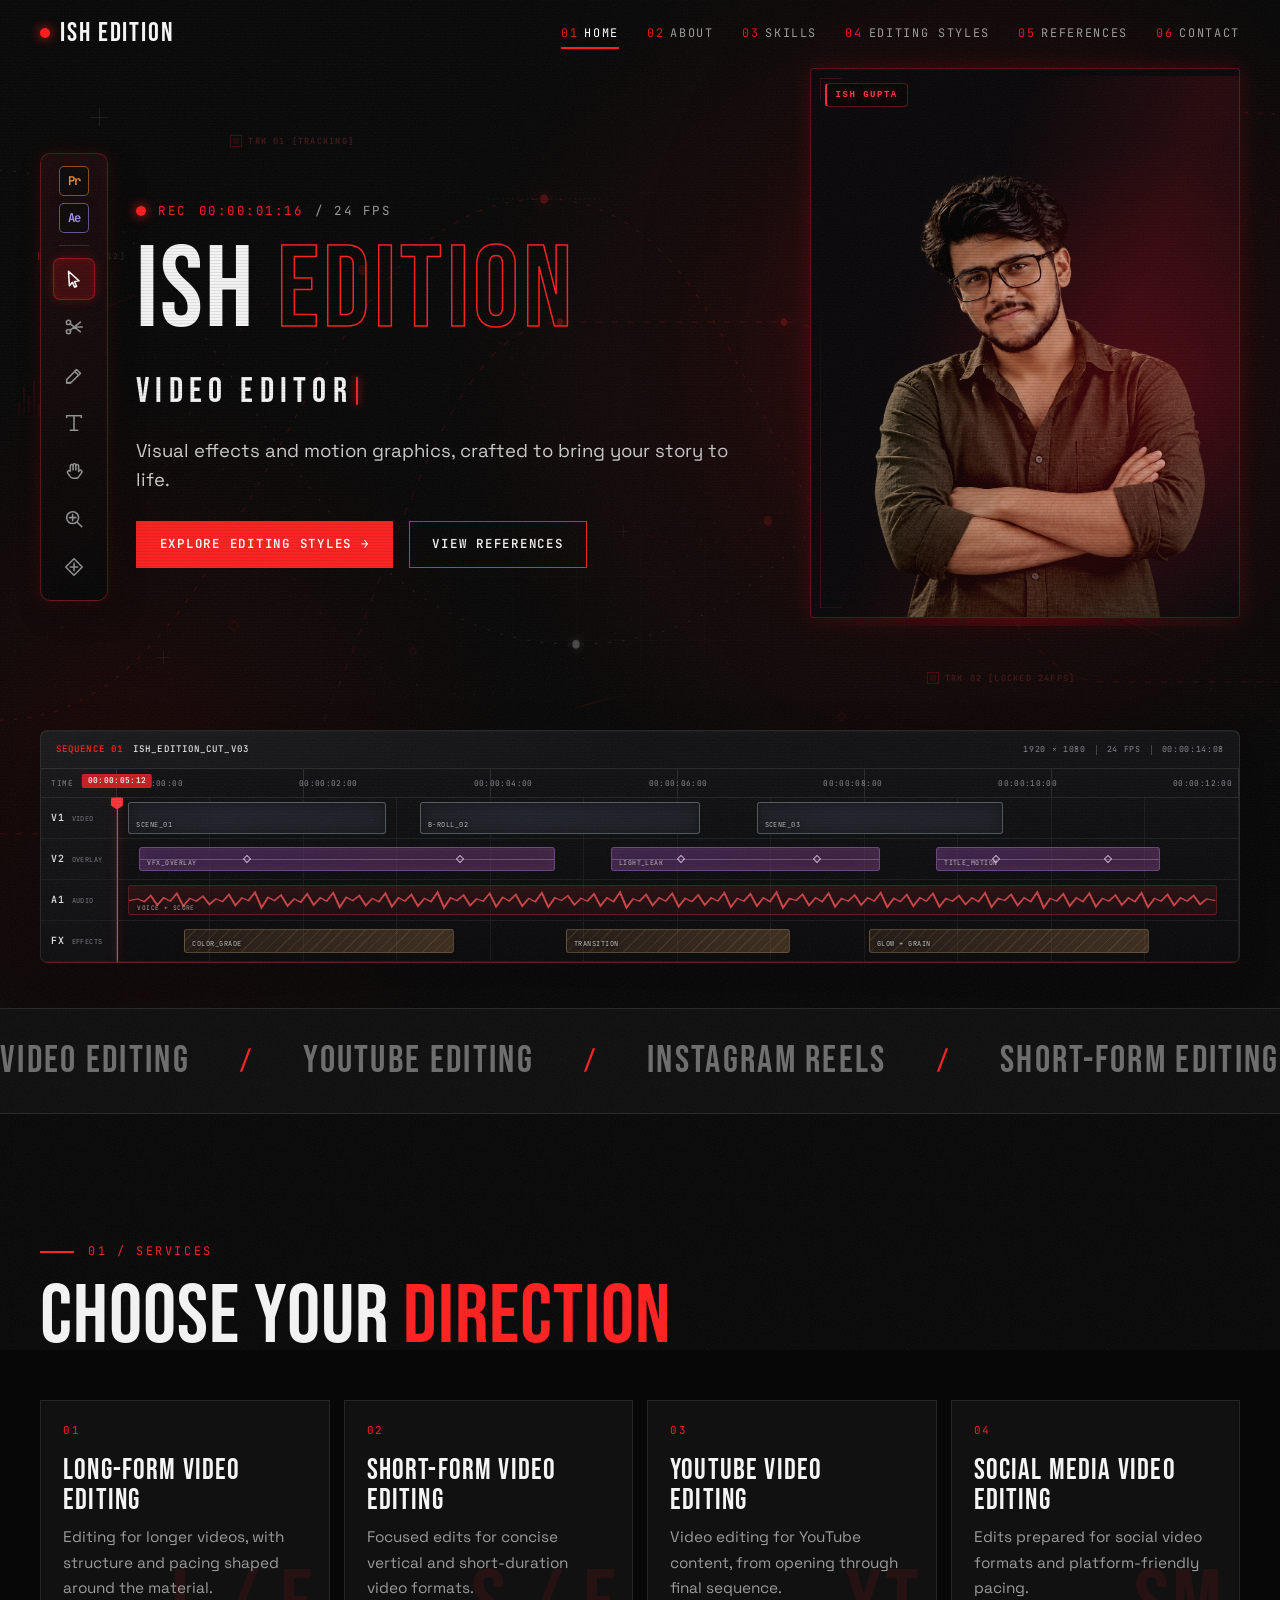
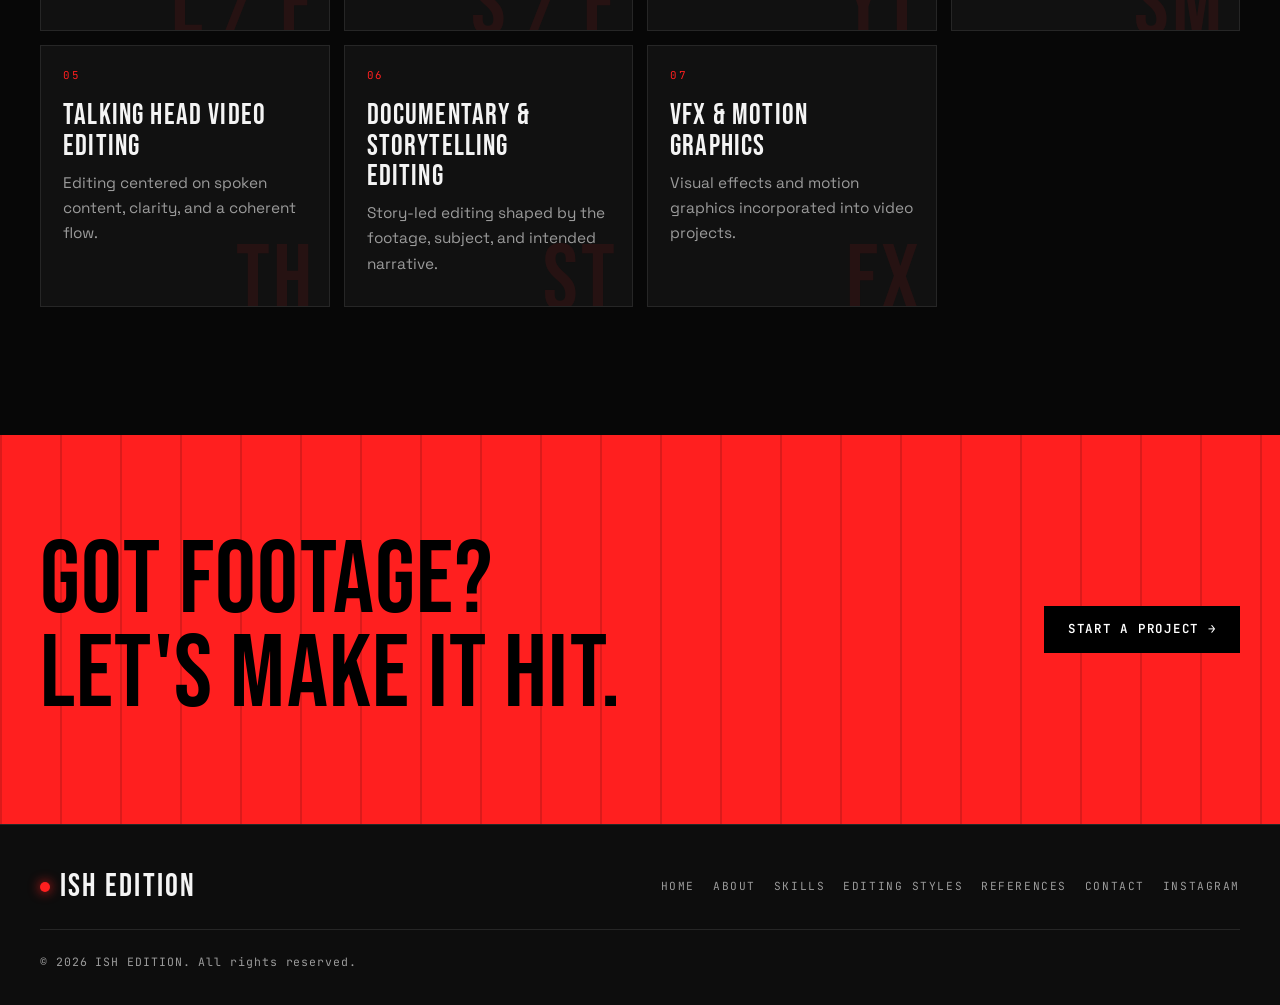
<file: index.html>
<!doctype html>
<html lang="en">
<head>
<meta charset="utf-8">
<meta name="viewport" content="width=device-width,initial-scale=1">
<title>ISH EDITION | Video Editor &amp; VFX Artist</title>
<meta name="description" content="ISH EDITION — Video Editor and VFX Artist. Explore editing styles, VFX, and related creative services.">
<meta name="theme-color" content="#070707">
<meta property="og:title" content="ISH EDITION | Video Editor &amp; VFX Artist">
<meta property="og:description" content="Explore video editing styles, VFX, and related creative services from ISH EDITION.">
<meta property="og:type" content="website">
<link rel="icon" href="data:image/svg+xml,%3Csvg xmlns='http://www.w3.org/2000/svg' viewBox='0 0 32 32'%3E%3Crect width='32' height='32' fill='%23070707'/%3E%3Ccircle cx='16' cy='16' r='8' fill='%23ff1f1f'/%3E%3C/svg%3E">
<link rel="preconnect" href="https://fonts.googleapis.com">
<link rel="preconnect" href="https://fonts.gstatic.com" crossorigin>
<link href="https://fonts.googleapis.com/css2?family=Bebas+Neue&family=JetBrains+Mono:wght@400;600&family=Space+Grotesk:wght@400;500;700&display=swap" rel="stylesheet">
<link rel="stylesheet" href="css/style.css">
</head>
<body data-page="home">
<a class="skip" href="#main">Skip to content</a>
<div id="site-header"></div>
<main id="main">

<section class="hero" id="top">
  <div class="wrap hero-wrap">
    <div class="hero-main-layout">
      <!-- Left Column: Vertical Toolbar + Hero Content -->
      <div class="hero-left-col">
        <!-- Vertical Toolbar positioned on the left side of the title -->
        <aside class="hero-toolbar" role="toolbar" aria-label="Editing tools">
          <div class="toolbar-apps">
            <span class="toolbar-app app-badge app-pr" aria-label="Premiere-inspired tools">Pr</span>
            <span class="toolbar-app app-badge app-ae" aria-label="After Effects-inspired tools">Ae</span>
          </div>
          <span class="toolbar-divider" aria-hidden="true"></span>
          <div class="toolbar-tools">
            <button class="tool-button selected" type="button" aria-label="Selection tool" aria-pressed="true" title="Selection tool">
              <svg viewBox="0 0 24 24" aria-hidden="true"><path d="M6 3.5 17.5 14l-5 .7 2.4 5.3-2.2 1-2.4-5.3-3.3 3.6Z"/></svg>
            </button>
            <button class="tool-button" type="button" aria-label="Razor cut tool" aria-pressed="false" title="Razor / cut">
              <svg viewBox="0 0 24 24" aria-hidden="true"><circle cx="6" cy="7" r="2.3"/><circle cx="6" cy="17" r="2.3"/><path d="m8 8.5 11 8.8M8 15.5 19 6.7M13 12h8"/></svg>
            </button>
            <button class="tool-button" type="button" aria-label="Pen tool" aria-pressed="false" title="Pen tool">
              <svg viewBox="0 0 24 24" aria-hidden="true"><path d="m4 17 10.8-11 4.2 4.2L8 21H4Z"/><path d="m12.8 8.1 3.1 3.1M4 21l4-1"/></svg>
            </button>
            <button class="tool-button" type="button" aria-label="Text tool" aria-pressed="false" title="Text tool">
              <svg viewBox="0 0 24 24" aria-hidden="true"><path d="M4 6V4h16v2M12 4v16M8 20h8"/></svg>
            </button>
            <button class="tool-button" type="button" aria-label="Hand tool" aria-pressed="false" title="Hand tool">
              <svg viewBox="0 0 24 24" aria-hidden="true"><path d="M8 12V6.5a1.5 1.5 0 0 1 3 0V11 5.5a1.5 1.5 0 0 1 3 0V11 6.5a1.5 1.5 0 0 1 3 0v6l1-1a1.7 1.7 0 0 1 2.5 2.2l-3.7 5A4 4 0 0 1 14.6 20h-3.2a4 4 0 0 1-3.2-1.6l-3-4a1.7 1.7 0 0 1 2.6-2.2Z"/></svg>
            </button>
            <button class="tool-button" type="button" aria-label="Zoom tool" aria-pressed="false" title="Zoom tool">
              <svg viewBox="0 0 24 24" aria-hidden="true"><circle cx="10.5" cy="10.5" r="6.5"/><path d="m15.5 15.5 5 5M10.5 7v7M7 10.5h7"/></svg>
            </button>
            <button class="tool-button" type="button" aria-label="Keyframe tool" aria-pressed="false" title="Keyframe tool">
              <svg viewBox="0 0 24 24" aria-hidden="true"><path d="m12 3 9 9-9 9-9-9Z"/><path d="M8 12h8M12 8v8"/></svg>
            </button>
          </div>
        </aside>

        <!-- Main Title & Copy -->
        <div class="hero-copy">
          <p class="rec reveal"><i class="rec-dot"></i> REC <span data-timecode>00:00:00:00</span> <em>/ 24 FPS</em></p>
          <h1 class="hero-title reveal" style="--d:80ms" aria-label="ISH EDITION">
            <span class="glitch" data-text="ISH">ISH</span>
            <span class="outline">EDITION</span>
          </h1>
          <div class="hero-role reveal" style="--d:160ms" aria-label="Video Editor and VFX Artist">
            <span class="role-type-slot"><span id="role-typewriter" aria-live="polite"></span><span class="tw-cursor" aria-hidden="true"></span></span>
          </div>
          <p class="hero-lede reveal" style="--d:240ms">Visual effects and motion graphics, crafted to bring your story to life.</p>
          <div class="hero-cta reveal" style="--d:320ms">
            <a class="btn btn-primary" href="work.html">Explore editing styles <span class="arr">&rarr;</span></a>
            <a class="btn btn-ghost" href="references.html">View references</a>
          </div>
        </div>
      </div>

      <div class="hero-photo-stage">
        <div class="photo-ambient-glow"></div>
        <div class="photo-frame-target" id="hero-photo-container">
          <img class="hero-portrait" src="assets/img/hero-fp-cutout.png" alt="Portrait of the Video Editor and VFX Artist behind ISH EDITION" decoding="async">
        </div>
      </div>
    </div>

    <!-- Editing timeline -->
    <div class="edit-timeline" aria-hidden="true">
      <div class="edit-timeline-head">
        <div class="timeline-sequence"><span>SEQUENCE 01</span><b>ISH_EDITION_CUT_V03</b></div>
        <div class="timeline-format"><span>1920 × 1080</span><i></i><span>24 FPS</span><i></i><span>00:00:14:08</span></div>
      </div>
      <div class="timeline-scroll">
        <div class="timeline-board">
          <div class="timeline-ruler">
            <div class="timeline-label timeline-ruler-label">TIME</div>
            <div class="timeline-ruler-track">
              <span>00:00:00:00</span><span>00:00:02:00</span><span>00:00:04:00</span><span>00:00:06:00</span><span>00:00:08:00</span><span>00:00:10:00</span><span>00:00:12:00</span>
            </div>
          </div>
          <div class="timeline-lane timeline-video-lane">
            <div class="timeline-label"><b>V1</b><span>VIDEO</span></div>
            <div class="timeline-track">
              <div class="timeline-clip video-clip video-clip-a"><video src="assets/videos/preview/documentry/d1-preview.mp4" muted autoplay loop playsinline></video><span>SCENE_01</span></div>
              <div class="timeline-clip video-clip video-clip-b"><video src="assets/videos/preview/vlog/v1-preview.mp4" muted autoplay loop playsinline></video><span>B-ROLL_02</span></div>
              <div class="timeline-clip video-clip video-clip-c"><video src="assets/videos/preview/challenge/chl1-preview.mp4" muted autoplay loop playsinline></video><span>SCENE_03</span></div>
            </div>
          </div>
          <div class="timeline-lane">
            <div class="timeline-label"><b>V2</b><span>OVERLAY</span></div>
            <div class="timeline-track">
              <div class="timeline-clip overlay-clip overlay-clip-a"><i></i><span>VFX_OVERLAY</span></div>
              <div class="timeline-clip overlay-clip overlay-clip-b"><i></i><span>LIGHT_LEAK</span></div>
              <div class="timeline-clip overlay-clip overlay-clip-c"><i></i><span>TITLE_MOTION</span></div>
            </div>
          </div>
          <div class="timeline-lane">
            <div class="timeline-label"><b>A1</b><span>AUDIO</span></div>
            <div class="timeline-track">
              <div class="timeline-clip audio-clip"><svg viewBox="0 0 1000 40" preserveAspectRatio="none"><path d="M0 21 L8 18 14 23 20 12 26 29 32 16 38 22 44 8 50 31 56 17 62 22 68 13 74 28 80 18 86 23 92 10 98 30 104 16 110 21 116 6 122 34 128 15 134 21 140 11 146 31 152 18 158 24 164 9 170 29 176 16 182 22 188 7 194 33 200 15 206 21 212 12 218 30 224 17 230 23 236 8 242 32 248 16 254 22 260 10 266 31 272 17 278 23 284 6 290 34 296 16 302 21 308 11 314 30 320 18 326 22 332 8 338 32 344 15 350 22 356 10 362 31 368 17 374 23 380 7 386 33 392 16 398 21 404 12 410 29 416 17 422 22 428 9 434 31 440 16 446 23 452 6 458 34 464 18 470 22 476 10 482 30 488 16 494 22 500 8 506 32 512 17 518 23 524 11 530 29 536 16 542 22 548 7 554 33 560 17 566 22 572 9 578 31 584 16 590 23 596 6 602 34 608 17 614 21 620 10 626 30 632 16 638 23 644 8 650 32 656 17 662 22 668 11 674 29 680 16 686 22 692 7 698 33 704 17 710 23 716 10 722 31 728 16 734 22 740 8 746 32 752 17 758 22 764 12 770 28 776 16 782 23 788 7 794 33 800 17 806 21 812 10 818 30 824 16 830 23 836 6 842 34 848 17 854 22 860 9 866 31 872 16 878 23 884 8 890 32 896 17 902 22 908 11 914 29 920 16 926 23 932 7 938 33 944 17 950 22 956 10 962 30 968 16 974 22 980 12 986 28 992 18 1000 21" fill="none" stroke="currentColor" stroke-width="2"/></svg><span>VOICE + SCORE</span></div>
            </div>
          </div>
          <div class="timeline-lane">
            <div class="timeline-label"><b>FX</b><span>EFFECTS</span></div>
            <div class="timeline-track">
              <div class="timeline-clip fx-clip fx-clip-a"><span>COLOR_GRADE</span><i></i></div>
              <div class="timeline-clip fx-clip fx-clip-b"><span>TRANSITION</span><i></i></div>
              <div class="timeline-clip fx-clip fx-clip-c"><span>GLOW + GRAIN</span><i></i></div>
            </div>
          </div>
          <div class="timeline-playhead"><span>00:00:05:12</span></div>
        </div>
      </div>
    </div>
  </div>
</section>

<div class="marquee" aria-label="Video editing and VFX services">
  <div class="marquee-track">
    <span>Video Editing</span><span>YouTube Editing</span><span>Instagram Reels</span><span>Short-form Editing</span><span>Long-form Editing</span><span>Talking Head Videos</span><span>Documentary Editing</span><span>Vlogs</span><span>Visual Effects</span><span>Motion Graphics</span>
  </div>
</div>

<section class="section">
  <div class="wrap">
    <div class="section-head">
      <div>
        <p class="eyebrow reveal">01 / Services</p>
        <h2 class="h-display h2 reveal">Choose your <span class="red">direction</span></h2>
      </div>
    </div>
    <div class="panels home-services">
      <article class="panel home-service reveal"><span class="num">01</span><h3>Long-form Video Editing</h3><p>Editing for longer videos, with structure and pacing shaped around the material.</p><span class="service-mark" aria-hidden="true">L / F</span></article>
      <article class="panel home-service reveal" style="--d:60ms"><span class="num">02</span><h3>Short-form Video Editing</h3><p>Focused edits for concise vertical and short-duration video formats.</p><span class="service-mark" aria-hidden="true">S / F</span></article>
      <article class="panel home-service reveal" style="--d:120ms"><span class="num">03</span><h3>YouTube Video Editing</h3><p>Video editing for YouTube content, from opening through final sequence.</p><span class="service-mark" aria-hidden="true">YT</span></article>
      <article class="panel home-service reveal" style="--d:180ms"><span class="num">04</span><h3>Social Media Video Editing</h3><p>Edits prepared for social video formats and platform-friendly pacing.</p><span class="service-mark" aria-hidden="true">SM</span></article>
      <article class="panel home-service reveal" style="--d:60ms"><span class="num">05</span><h3>Talking Head Video Editing</h3><p>Editing centered on spoken content, clarity, and a coherent flow.</p><span class="service-mark" aria-hidden="true">TH</span></article>
      <article class="panel home-service reveal" style="--d:120ms"><span class="num">06</span><h3>Documentary &amp; Storytelling Editing</h3><p>Story-led editing shaped by the footage, subject, and intended narrative.</p><span class="service-mark" aria-hidden="true">ST</span></article>
      <article class="panel home-service reveal" style="--d:180ms"><span class="num">07</span><h3>VFX &amp; Motion Graphics</h3><p>Visual effects and motion graphics incorporated into video projects.</p><span class="service-mark" aria-hidden="true">FX</span></article>
    </div>
  </div>
</section>


<section class="cta-band">
  <div class="wrap">
    <h2 class="h-display">Got footage?<br>Let's make it hit.</h2>
    <a class="btn btn-dark" href="contact.html">Start a project <span class="arr">&rarr;</span></a>
  </div>
</section>
</main>
<div id="site-footer"></div>
<script src="js/config.js"></script>
<script src="js/data.js"></script>
<script src="js/main.js"></script>
<script src="js/works.js"></script>
</body>
</html>
</file>
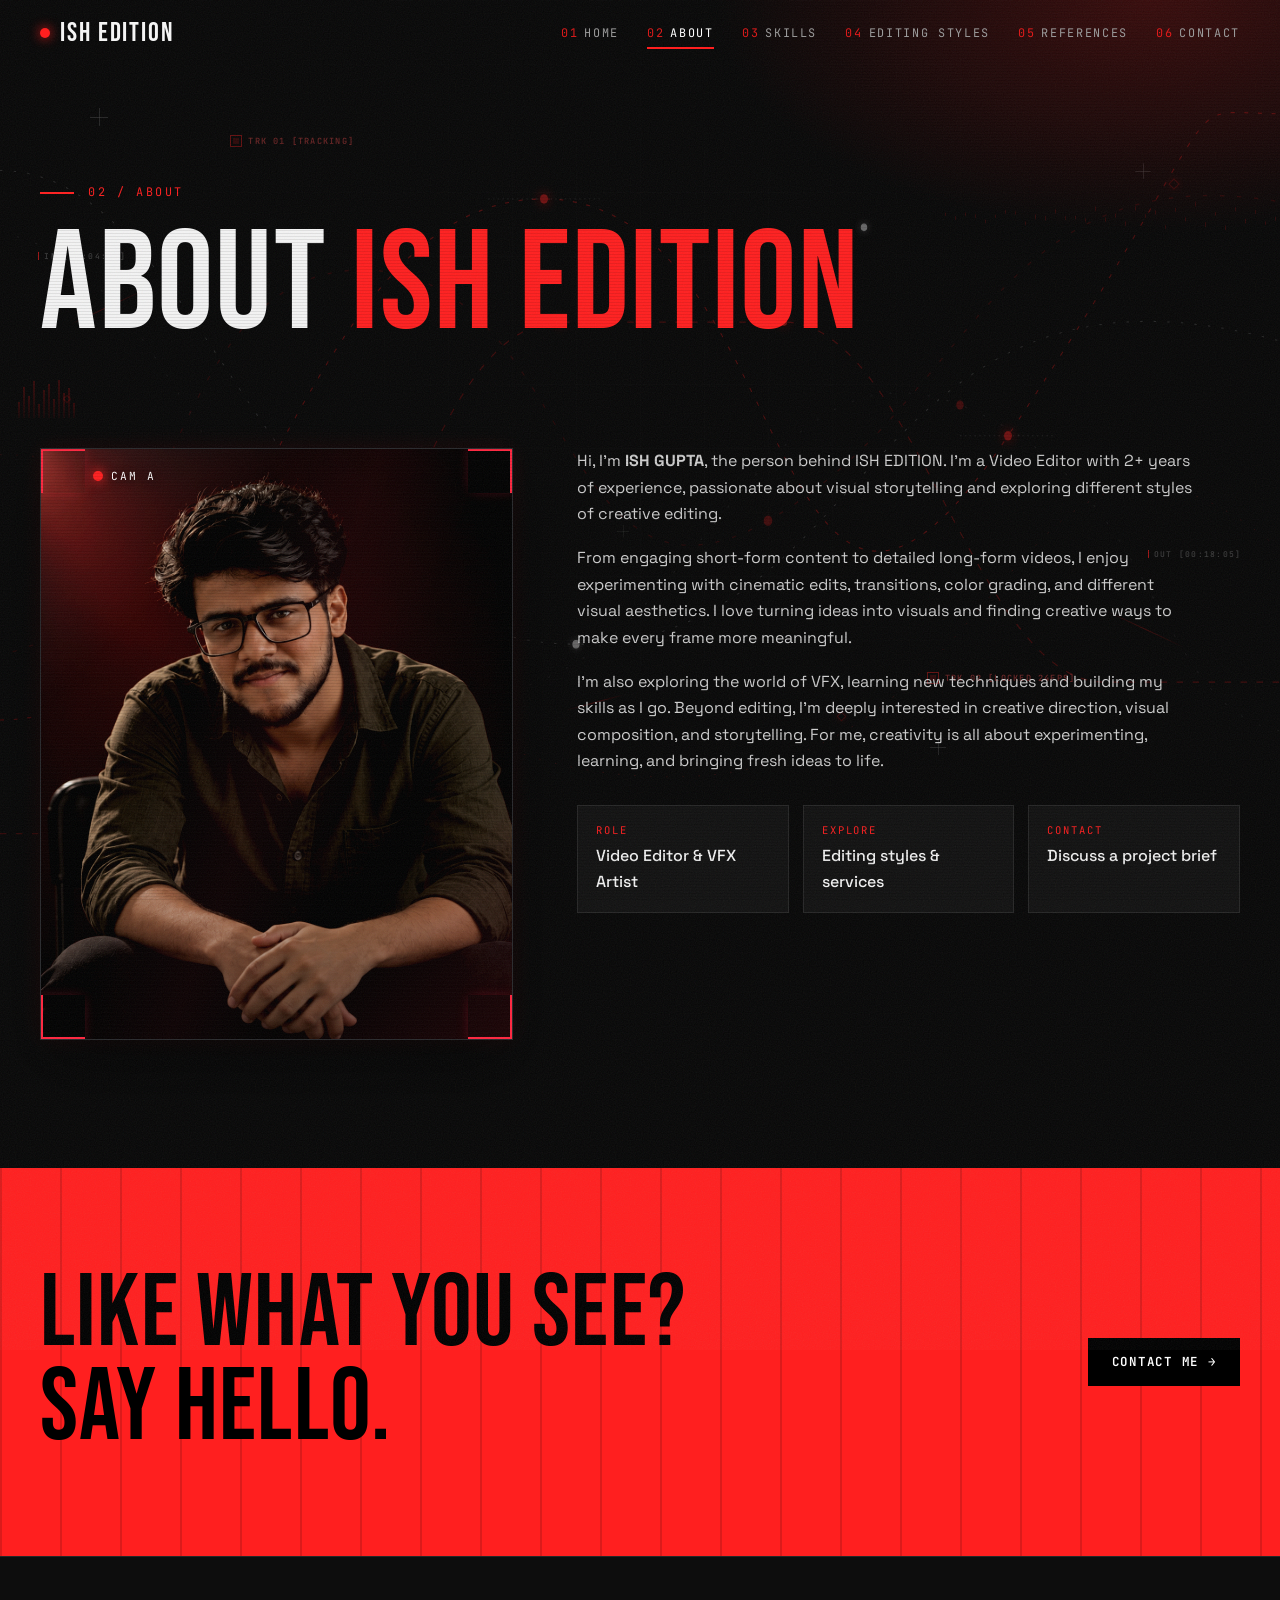
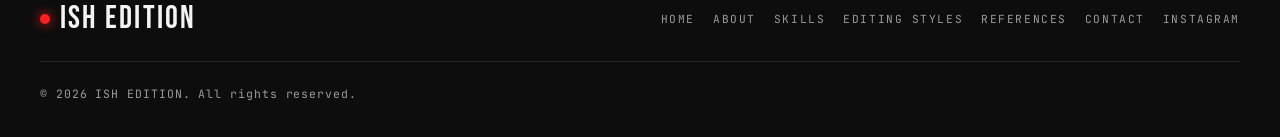
<file: about.html>
<!doctype html>
<html lang="en">
<head>
<meta charset="utf-8">
<meta name="viewport" content="width=device-width,initial-scale=1">
<title>About | ISH EDITION</title>
<meta name="description" content="About the Video Editor and VFX Artist behind ISH EDITION.">
<meta name="theme-color" content="#070707">
<meta property="og:title" content="About | ISH EDITION">
<meta property="og:description" content="About the Video Editor and VFX Artist behind ISH EDITION.">
<meta property="og:type" content="website">
<link rel="icon" href="data:image/svg+xml,%3Csvg xmlns='http://www.w3.org/2000/svg' viewBox='0 0 32 32'%3E%3Crect width='32' height='32' fill='%23070707'/%3E%3Ccircle cx='16' cy='16' r='8' fill='%23ff1f1f'/%3E%3C/svg%3E">
<link rel="preconnect" href="https://fonts.googleapis.com">
<link rel="preconnect" href="https://fonts.gstatic.com" crossorigin>
<link href="https://fonts.googleapis.com/css2?family=Bebas+Neue&family=JetBrains+Mono:wght@400;600&family=Space+Grotesk:wght@400;500;700&display=swap" rel="stylesheet">
<link rel="stylesheet" href="css/style.css">
</head>
<body data-page="about">
<a class="skip" href="#main">Skip to content</a>
<div id="site-header"></div>
<main id="main">

<section class="page-hero">
  <div class="wrap">
    <p class="eyebrow reveal">02 / About</p>
    <h1 class="h-display page-title reveal" style="--d:80ms">About <span class="red">ISH EDITION</span></h1>
    <!-- <p class="lede reveal" style="--d:160ms">Video Editor &amp; VFX Artist</p> -->
  </div>
</section>

<section class="section tight">
  <div class="wrap about-grid">
    <figure class="frame reveal" style="margin:0">
      <i class="corner c1"></i><i class="corner c2"></i><i class="corner c3"></i><i class="corner c4"></i>
      <span class="cam"><i class="rec-dot"></i> CAM A</span>
      <img src="assets/img/ish3.png" alt="Portrait of the Video Editor and VFX Artist behind ISH EDITION" loading="lazy">
    </figure>

    <div class="about-copy reveal" style="--d:100ms">
      <p> Hi, I'm <b>ISH GUPTA</b>, the person behind ISH EDITION. I'm a Video Editor with 2+ years of experience, passionate about visual storytelling and exploring different styles of creative editing.</p>
      <p>From engaging short-form content to detailed long-form videos, I enjoy experimenting with cinematic edits, transitions, color grading, and different visual aesthetics. I love turning ideas into visuals and finding creative ways to make every frame more meaningful.</p>
      <p>I'm also exploring the world of VFX, learning new techniques and building my skills as I go. Beyond editing, I'm deeply interested in creative direction, visual composition, and storytelling. For me, creativity is all about experimenting, learning, and bringing fresh ideas to life.</p>
      <div class="facts">
        <div class="fact"><small>Role</small><b>Video Editor &amp; VFX Artist</b></div>
        <div class="fact"><small>Explore</small><b>Editing styles &amp; services</b></div>
        <div class="fact"><small>Contact</small><b>Discuss a project brief</b></div>
      </div>
    </div>
  </div>
</section>

<section class="cta-band">
  <div class="wrap">
    <h2 class="h-display">Like what you see?<br>Say hello.</h2>
    <a class="btn btn-dark" href="contact.html">Contact me <span class="arr">&rarr;</span></a>
  </div>
</section>
</main>
<div id="site-footer"></div>
<script src="js/config.js"></script>
<script src="js/data.js"></script>
<script src="js/main.js"></script>
</body>
</html>
</file>
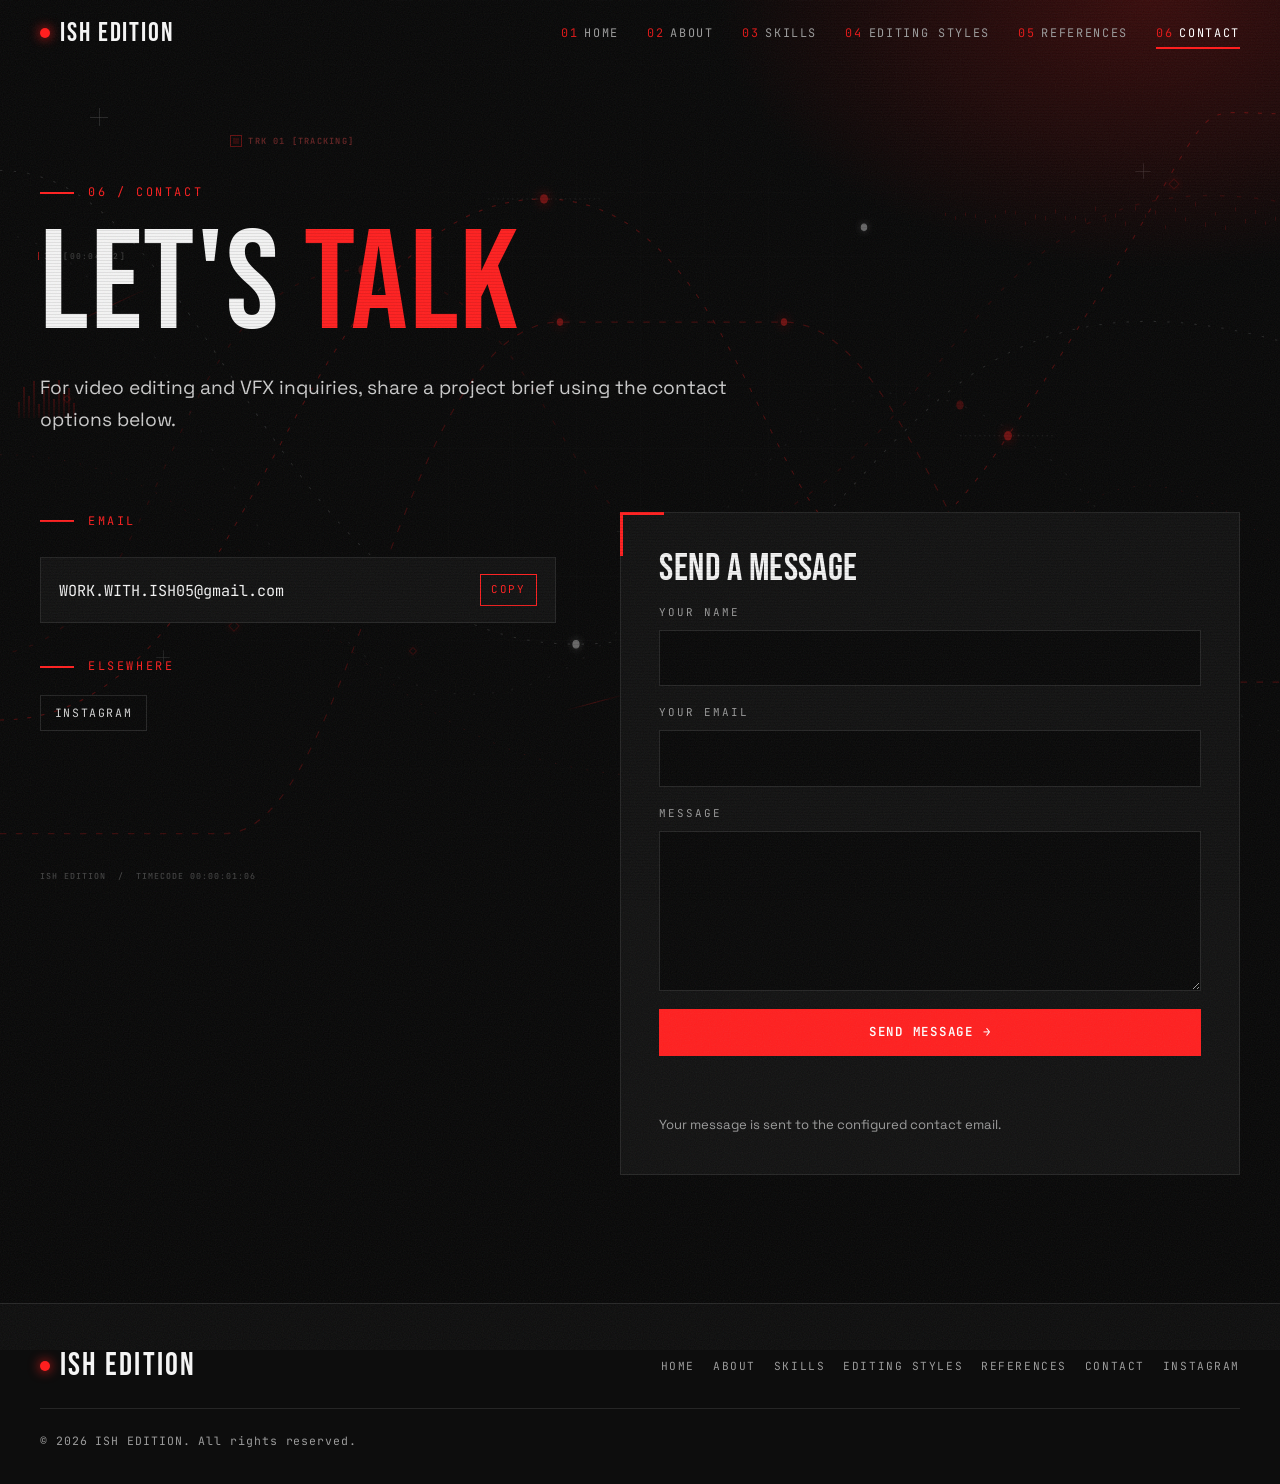
<file: contact.html>
<!doctype html>
<html lang="en">
<head>
<meta charset="utf-8">
<meta name="viewport" content="width=device-width,initial-scale=1">
<title>Contact | ISH EDITION</title>
<meta name="description" content="Contact ISH EDITION about video editing and VFX projects.">
<meta name="theme-color" content="#070707">
<meta property="og:title" content="Contact | ISH EDITION">
<meta property="og:description" content="Contact ISH EDITION about video editing and VFX projects.">
<meta property="og:type" content="website">
<link rel="icon" href="data:image/svg+xml,%3Csvg xmlns='http://www.w3.org/2000/svg' viewBox='0 0 32 32'%3E%3Crect width='32' height='32' fill='%23070707'/%3E%3Ccircle cx='16' cy='16' r='8' fill='%23ff1f1f'/%3E%3C/svg%3E">
<link rel="preconnect" href="https://fonts.googleapis.com">
<link rel="preconnect" href="https://fonts.gstatic.com" crossorigin>
<link href="https://fonts.googleapis.com/css2?family=Bebas+Neue&family=JetBrains+Mono:wght@400;600&family=Space+Grotesk:wght@400;500;700&display=swap" rel="stylesheet">
<link rel="stylesheet" href="css/style.css">
</head>
<body data-page="contact">
<a class="skip" href="#main">Skip to content</a>
<div id="site-header"></div>
<main id="main">

<section class="page-hero">
  <div class="wrap">
    <p class="eyebrow reveal">06 / Contact</p>
    <h1 class="h-display page-title reveal" style="--d:80ms">Let's <span class="red">talk</span></h1>
    <p class="lede reveal" style="--d:160ms">For video editing and VFX inquiries, share a project brief using the contact options below.</p>
  </div>
</section>

<section class="section tight">
  <div class="wrap contact-grid">
    <div class="reveal">
      <p class="eyebrow">Email</p>
      <div class="mail-box">
        <a data-email href="#">Email not configured yet</a>
        <button type="button" class="copy" id="copy-email">Copy</button>
      </div>
      <p class="eyebrow" style="margin-top:34px">Elsewhere</p>
      <div class="socials" id="socials" aria-label="Social links"></div>
    </div>

    <form class="form reveal" id="contact-form" style="--d:100ms" novalidate>
      <h2 class="h-display">Send a message</h2>
      <div class="field"><label for="f-name">Your name</label><input id="f-name" name="name" type="text" autocomplete="name" maxlength="100" required></div>
      <div class="field"><label for="f-email">Your email</label><input id="f-email" name="email" type="email" autocomplete="email" maxlength="150" required></div>
      <div class="field"><label for="f-msg">Message</label><textarea id="f-msg" name="message" maxlength="5000" required></textarea></div>
      <div class="hp" aria-hidden="true"><label>Leave this empty<input type="text" name="website" tabindex="-1" autocomplete="off"></label></div>
      <button class="btn btn-primary" type="submit">Send message <span class="arr">&rarr;</span></button>
      <p class="status" id="form-status" role="status" aria-live="polite"></p>
      <p class="fineprint">Your message is sent to the configured contact email.</p>
    </form>
  </div>
</section>

</main>
<div id="site-footer"></div>
<script src="js/config.js"></script>
<script src="js/data.js"></script>
<script src="js/main.js"></script>
<script src="js/contact.js"></script>
<script>
/* build the social buttons from js/config.js (only the ones that are filled in) */
(function(){
  var box=document.getElementById('socials'); if(!box) return;
  var soc=(window.SITE&&window.SITE.socials)||{}, n=0;
  Object.keys(soc).forEach(function(k){
    if(!/^https?:\/\//i.test(soc[k]||'')) return;
    var a=document.createElement('a'); a.href=soc[k]; a.target='_blank'; a.rel='noopener noreferrer'; a.textContent=k;
    box.appendChild(a); n++;
  });
  if(!n){ var p=document.createElement('p'); p.className='fineprint'; p.textContent='Add your social links in js/config.js and they will show up here.'; box.appendChild(p); }
})();
</script>
</body>
</html>
</file>
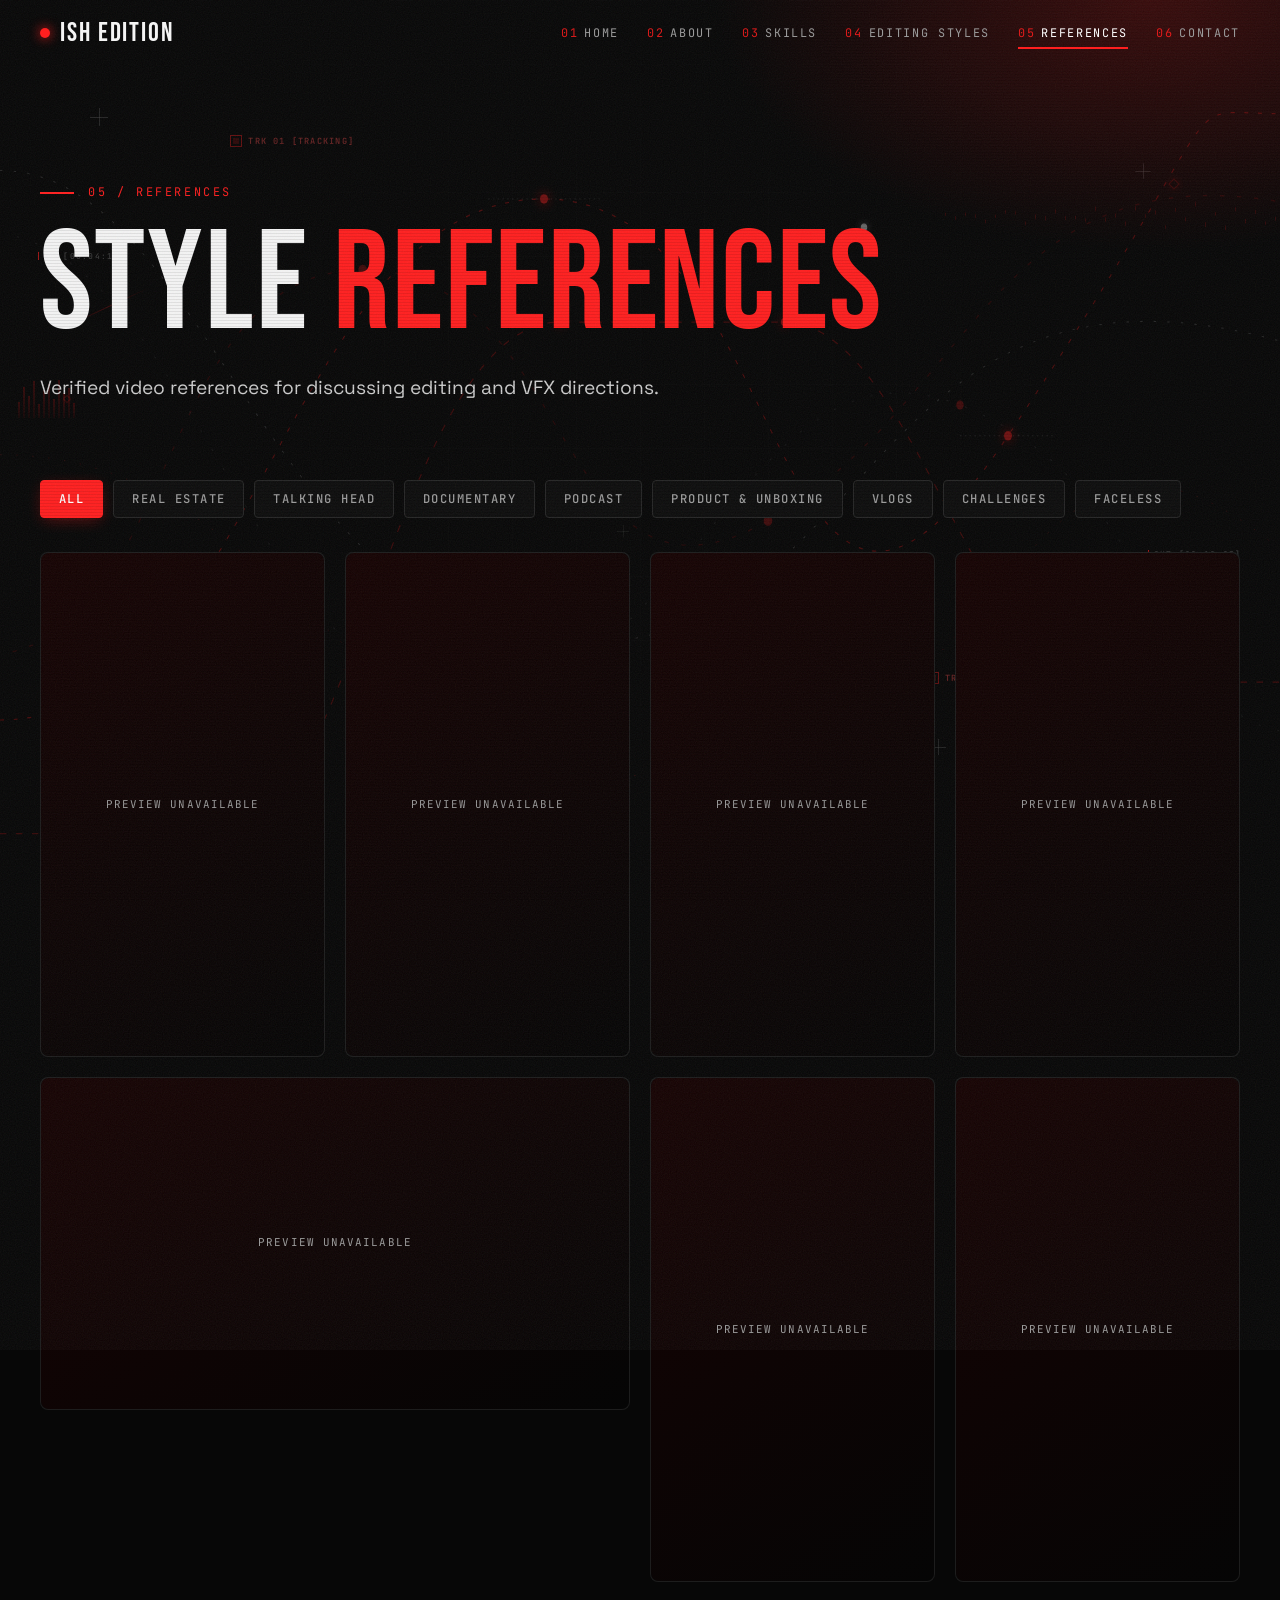
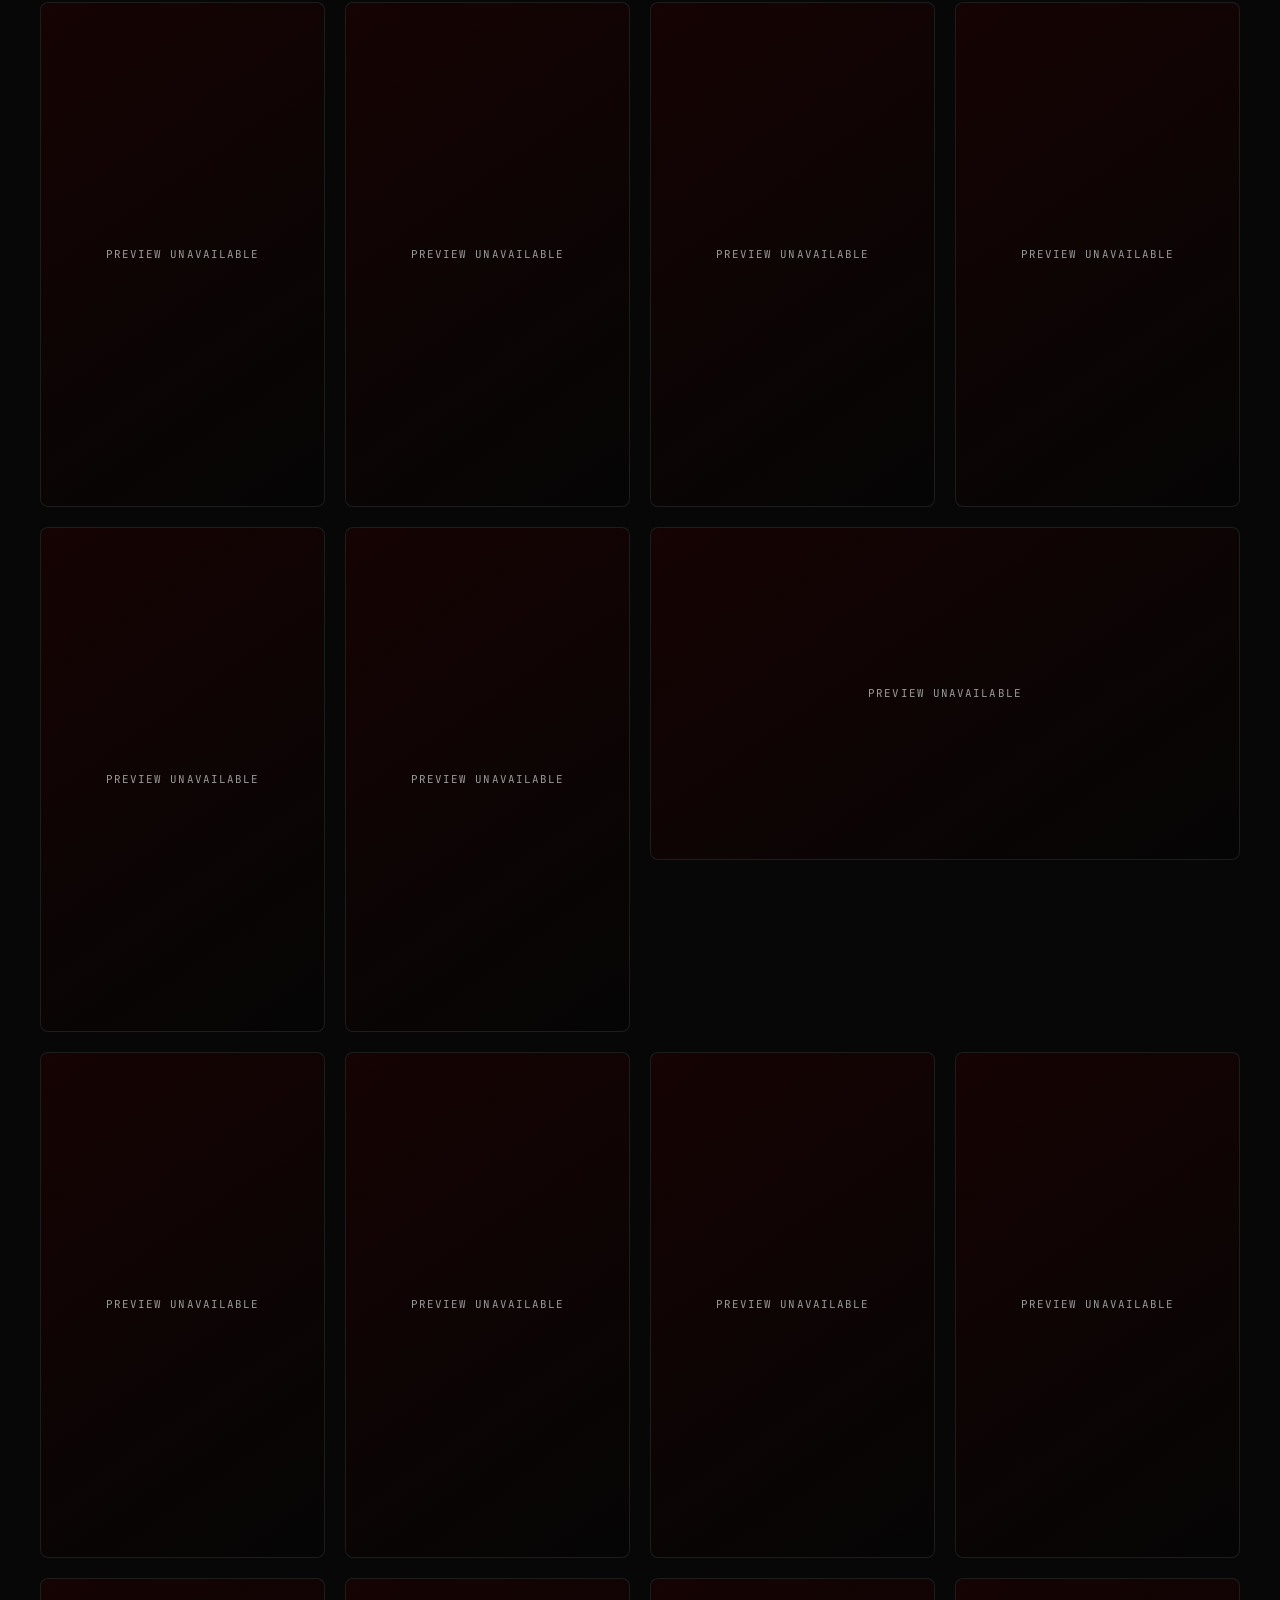
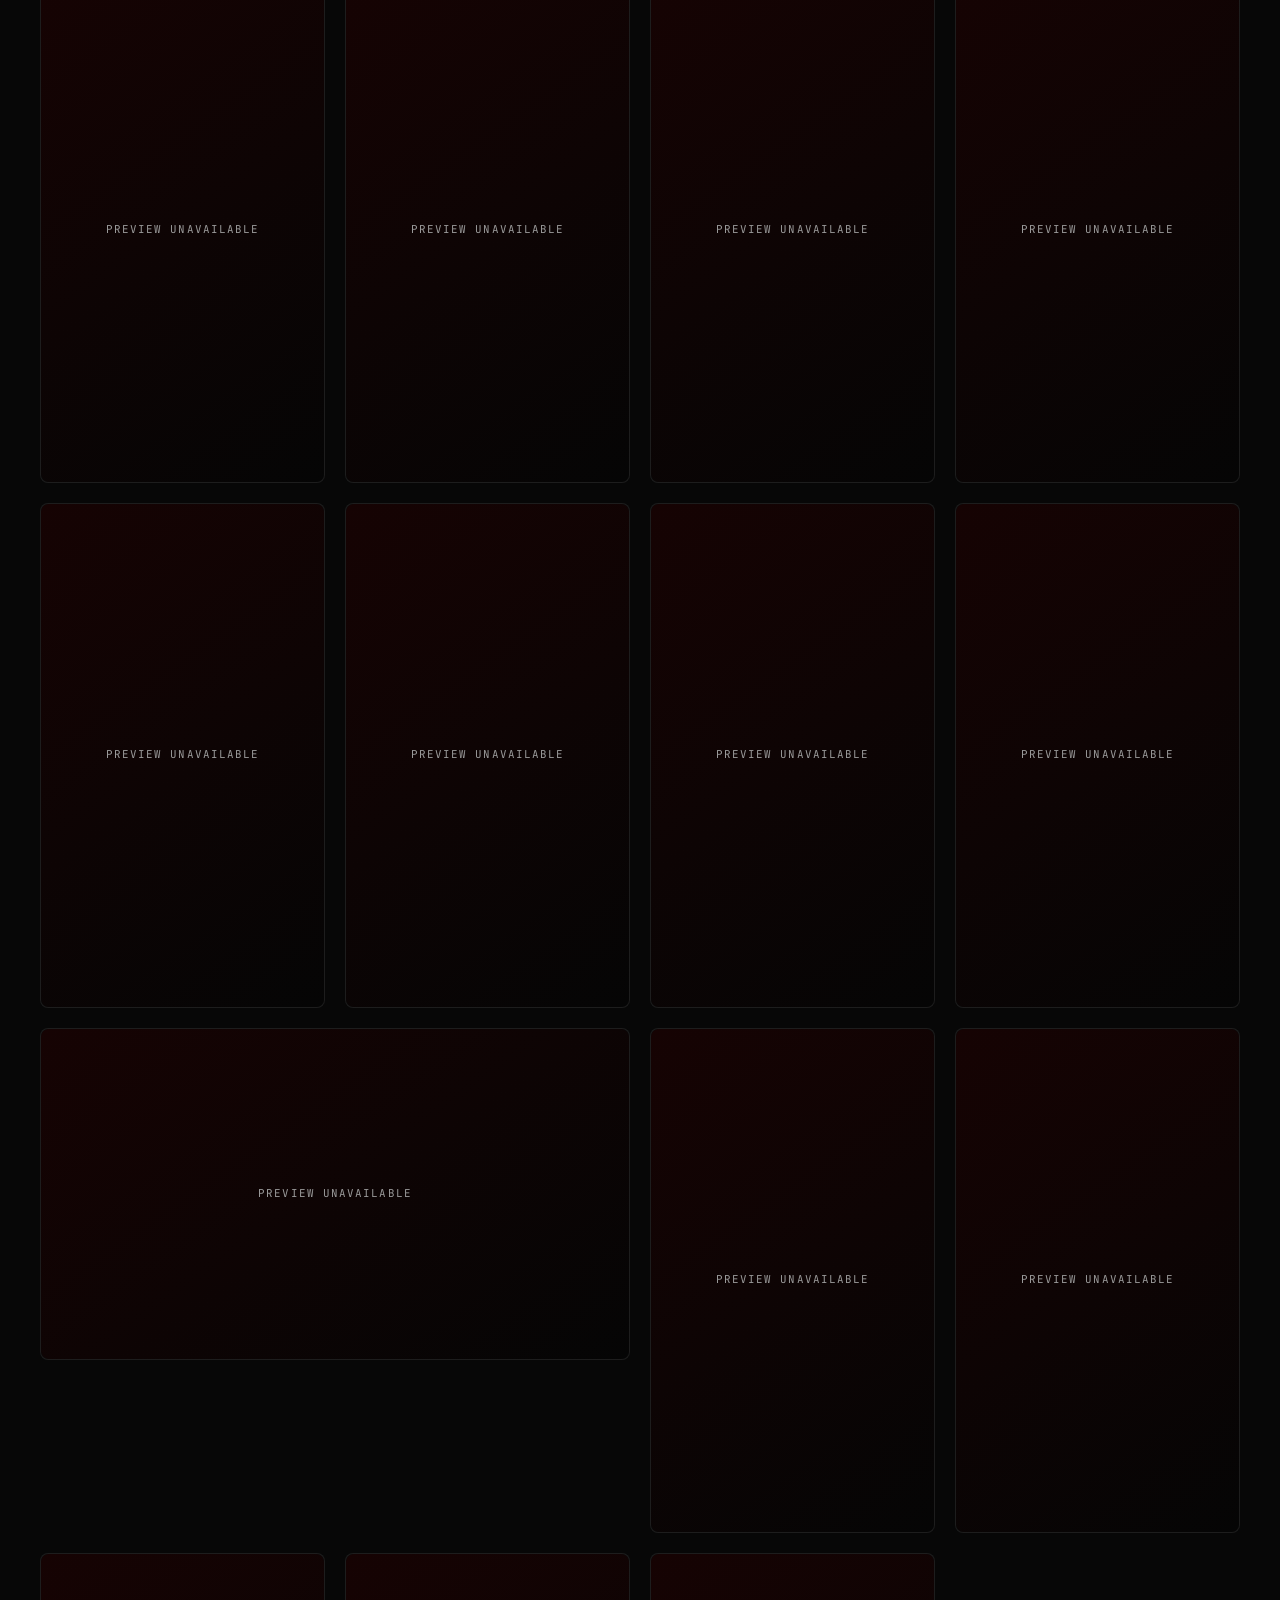
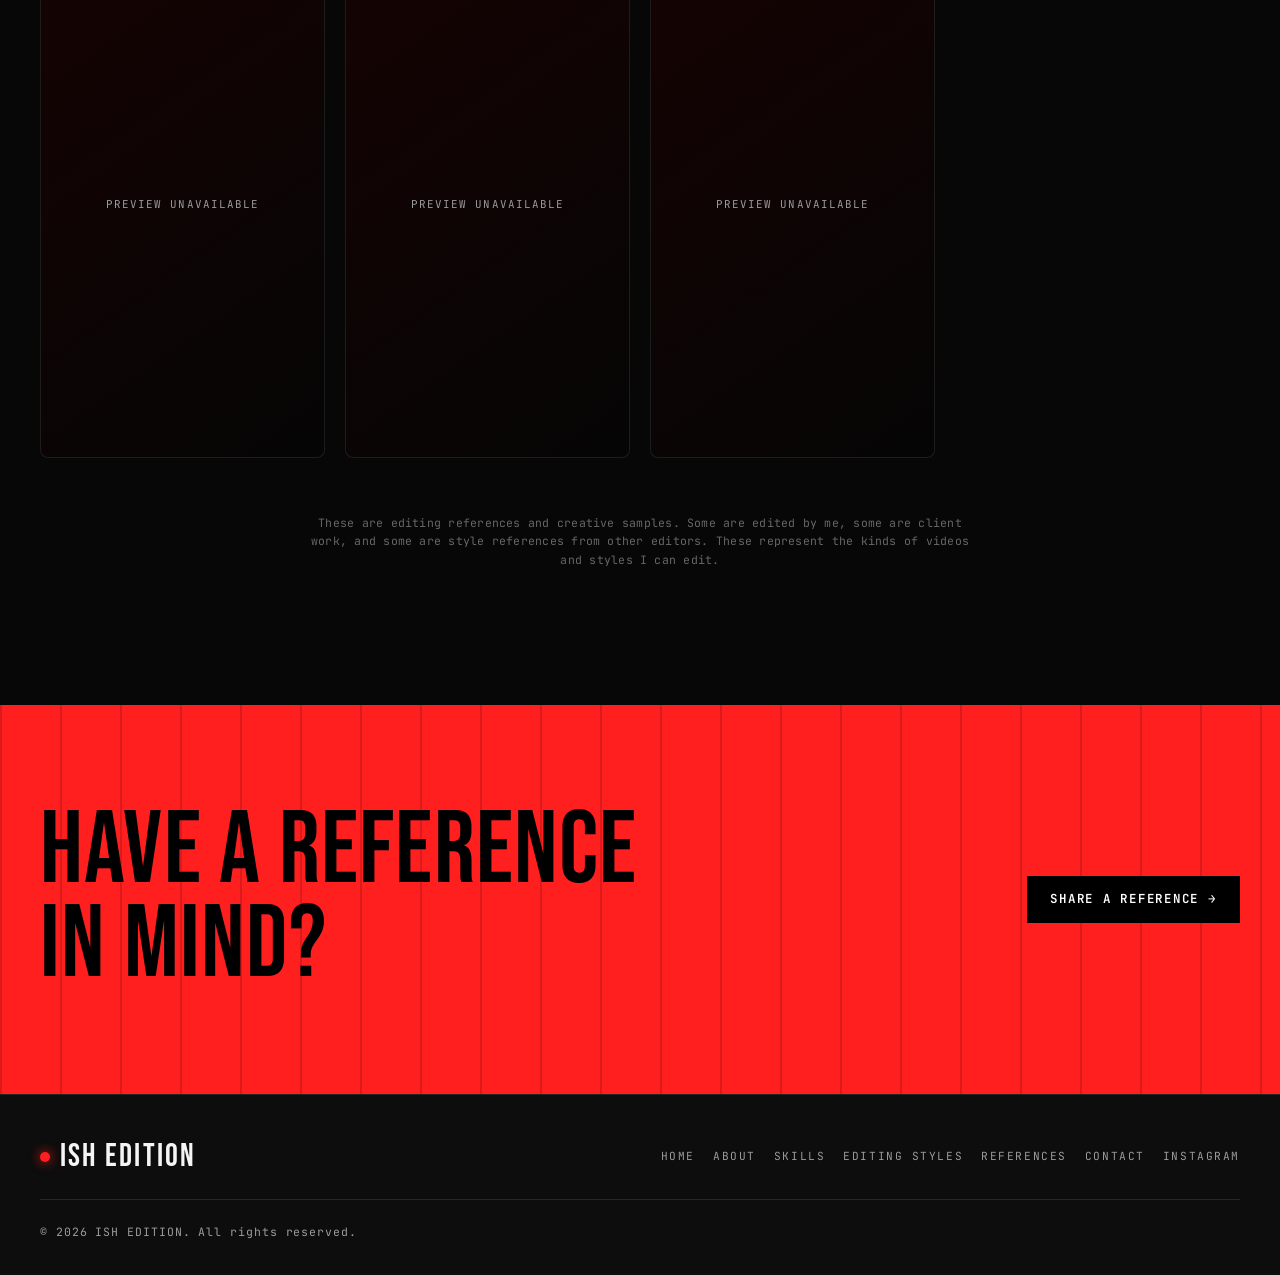
<file: references.html>
<!doctype html>
<html lang="en">
<head>
<meta charset="utf-8">
<meta name="viewport" content="width=device-width,initial-scale=1">
<title>References | ISH EDITION</title>
<meta name="description" content="Video editing and VFX references, credited to their original creators and kept separate from ISH EDITION services.">
<meta name="theme-color" content="#070707">
<meta property="og:title" content="References | ISH EDITION">
<meta property="og:description" content="Video editing and VFX references, credited to their original creators and kept separate from ISH EDITION services.">
<meta property="og:type" content="website">
<link rel="icon" href="data:image/svg+xml,%3Csvg xmlns='http://www.w3.org/2000/svg' viewBox='0 0 32 32'%3E%3Crect width='32' height='32' fill='%23070707'/%3E%3Ccircle cx='16' cy='16' r='8' fill='%23ff1f1f'/%3E%3C/svg%3E">
<link rel="preconnect" href="https://fonts.googleapis.com">
<link rel="preconnect" href="https://fonts.gstatic.com" crossorigin>
<link href="https://fonts.googleapis.com/css2?family=Bebas+Neue&family=JetBrains+Mono:wght@400;600&family=Space+Grotesk:wght@400;500;700&display=swap" rel="stylesheet">
<link rel="stylesheet" href="css/style.css">
</head>
<body data-page="references">
<a class="skip" href="#main">Skip to content</a>
<div id="site-header"></div>
<main id="main">

<section class="page-hero">
  <div class="wrap">
    <p class="eyebrow reveal">05 / References</p>
    <h1 class="h-display page-title reveal" style="--d:80ms">Style <span class="red">references</span></h1>
    <p class="lede reveal" style="--d:160ms">Verified video references for discussing editing and VFX directions.</p>
  </div>
</section>

<section class="section tight">
  <div class="wrap">
    <div class="filters" id="filters" role="group" aria-label="Filter references by category"></div>
    <div class="grid" id="grid" data-source="references"></div>
    <p class="empty-msg" id="empty" hidden>No verified references have been added yet.</p>
    <p class="ref-disclaimer">These are editing references and creative samples. Some are edited by me, some are client work, and some are style references from other editors. These represent the kinds of videos and styles I can edit.</p>
  </div>
</section>

<section class="cta-band">
  <div class="wrap">
    <h2 class="h-display">Have a reference<br>in mind?</h2>
    <a class="btn btn-dark" href="contact.html">Share a reference <span class="arr">&rarr;</span></a>
  </div>
</section>
</main>
<div id="site-footer"></div>
<script src="js/config.js"></script>
<script src="js/data.js"></script>
<script src="js/main.js"></script>
<script src="js/works.js"></script>
</body>
</html>
</file>
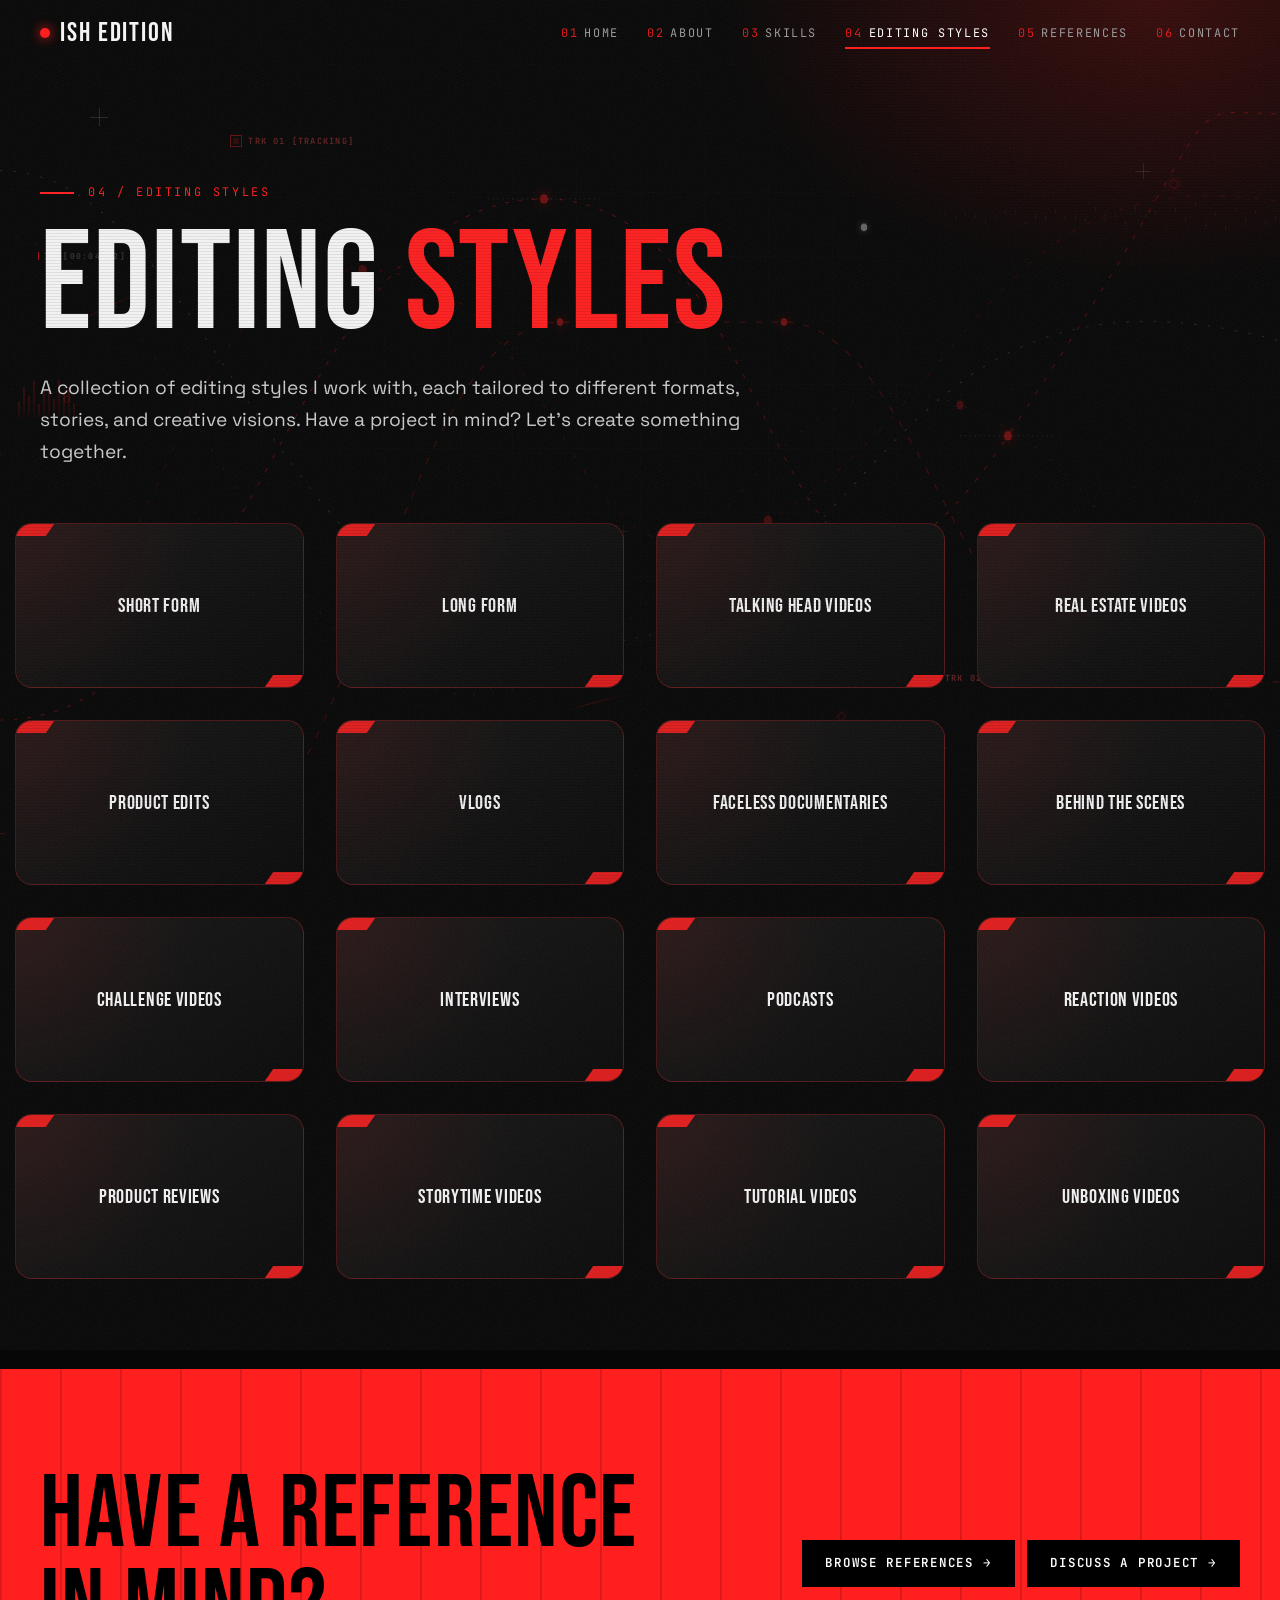
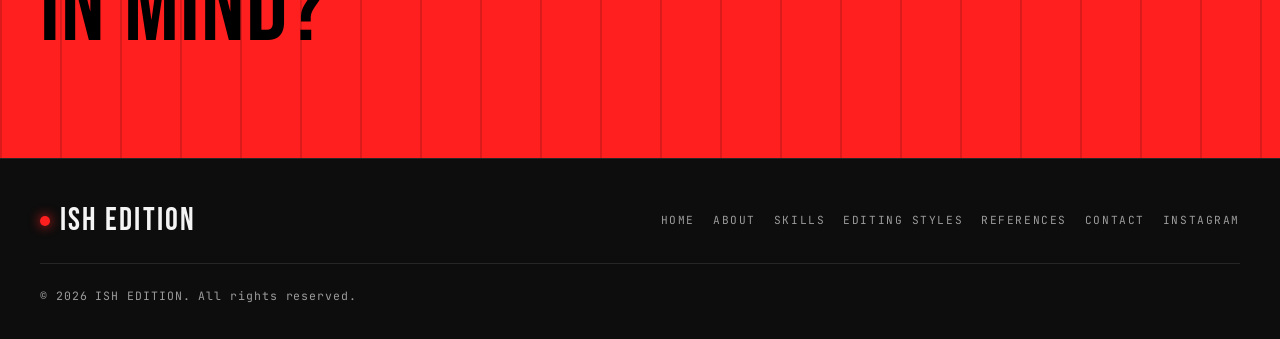
<file: work.html>
<!doctype html>
<html lang="en">
<head>
<meta charset="utf-8">
<meta name="viewport" content="width=device-width,initial-scale=1">
<title>Editing Styles | ISH EDITION</title>
<meta name="description" content="Explore video editing and VFX style directions from ISH EDITION.">
<meta name="theme-color" content="#070707">
<meta property="og:title" content="Editing Styles | ISH EDITION">
<meta property="og:description" content="Explore video editing and VFX style directions from ISH EDITION.">
<meta property="og:type" content="website">
<link rel="icon" href="data:image/svg+xml,%3Csvg xmlns='http://www.w3.org/2000/svg' viewBox='0 0 32 32'%3E%3Crect width='32' height='32' fill='%23070707'/%3E%3Ccircle cx='16' cy='16' r='8' fill='%23ff1f1f'/%3E%3C/svg%3E">
<link rel="preconnect" href="https://fonts.googleapis.com">
<link rel="preconnect" href="https://fonts.gstatic.com" crossorigin>
<link href="https://fonts.googleapis.com/css2?family=Bebas+Neue&family=JetBrains+Mono:wght@400;600&family=Space+Grotesk:wght@400;500;700&display=swap" rel="stylesheet">
<link rel="stylesheet" href="css/style.css">
</head>
<body data-page="work">
<a class="skip" href="#main">Skip to content</a>
<div id="site-header"></div>
<main id="main">

<section class="page-hero">
  <div class="wrap">
    <p class="eyebrow reveal">04 / Editing Styles</p>
    <h1 class="h-display page-title reveal" style="--d:80ms">Editing <span class="red">styles</span></h1>
    <p class="lede reveal" style="--d:160ms">A collection of editing styles I work with, each tailored to different formats, stories, and creative visions. Have a project in mind? Let's create something together.</p>
  </div>
</section>
 

    <section class="styles-grid">

        <section class="style-card">Short Form</section>
        <section class="style-card">Long Form</section>
        <section class="style-card">Talking Head Videos</section>
        <section class="style-card">Real Estate Videos</section>
        <section class="style-card">Product Edits</section>
        <section class="style-card">Vlogs</section>
        <section class="style-card">Faceless Documentaries</section>
        <section class="style-card">Behind the Scenes</section>
        <section class="style-card">Challenge Videos</section>
        <section class="style-card">Interviews</section>
        <section class="style-card">Podcasts</section>
        <section class="style-card">Reaction Videos</section>
        <section class="style-card">Product Reviews</section>
        <section class="style-card">Storytime Videos</section>
        <section class="style-card">Tutorial Videos</section>
         <section class="style-card">Unboxing Videos</section>

    </section>

<section class="cta-band">
  <div class="wrap">
    <h2 class="h-display">Have a reference<br>in mind?</h2>
    <div style="display:flex;gap:12px;flex-wrap:wrap">
      <a class="btn btn-dark" href="references.html">Browse references <span class="arr">&rarr;</span></a>
      <a class="btn btn-dark" href="contact.html">Discuss a project <span class="arr">&rarr;</span></a>
    </div>
  </div>
</section>
</main>
<div id="site-footer"></div>
<script src="js/config.js"></script>
<script src="js/data.js"></script>
<script src="js/main.js"></script>
<script src="js/works.js"></script>
</body>
</html>
</file>
<file: css/style.css>
/* =========================================================
   ISH EDITION — Master Stylesheet
   Imports all common modules and page-specific styles in precise cascade order.
   ========================================================= */

/* Common foundation & shared components */
@import url("common/variables.css");
@import url("common/base.css");
@import url("common/background.css");
@import url("common/header.css");
@import url("common/footer.css");
@import url("common/animations.css");

/* Page-specific styles */
@import url("pages/home.css");
@import url("pages/about.css");
@import url("pages/skills.css");
@import url("pages/editing-styles.css");
@import url("pages/references.css");
@import url("pages/contact.css");

/* Shared responsive layout breakpoints & reduced motion */
@import url("common/responsive.css");
</file>
